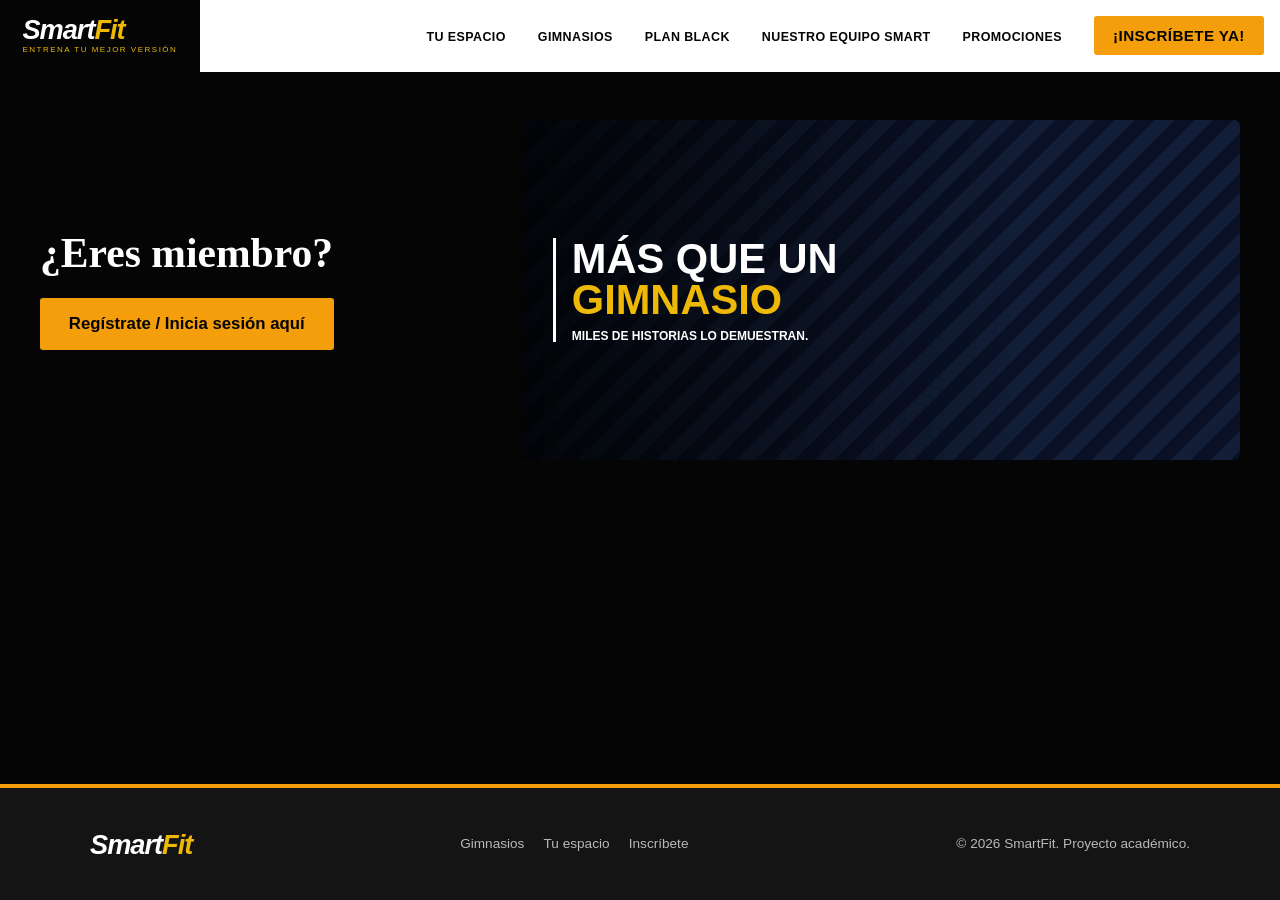
<file: index.html>
<!DOCTYPE html>
<html lang="es">
<head>
  <meta name="google-site-verification" content="wXTLPNC0KTXORHhtGv9zwtXTuuOUZgJFpX6ZD6Oa2us" />
  <meta charset="UTF-8">
  <meta name="viewport" content="width=device-width, initial-scale=1">
  <title>SmartFit | Más que un gimnasio</title>
  <meta name="description" content="Entrena tu mejor versión: elige tu gimnasio y arma tu rutina del día.">
  <link rel="stylesheet" href="css/styles.css">
</head>
<body data-page="inicio">
  <a class="skip-link" href="#contenido">Saltar al contenido</a>

  <header class="site-header">
    <div class="contenedor-header">
      <a class="logo" href="index.html" aria-label="SmartFit, inicio">
        <span class="logo-nombre">Smart<span>Fit</span></span>
        <span class="logo-lema">Entrena tu mejor versión</span>
      </a>
      <button class="nav-toggle" type="button" aria-expanded="false" aria-controls="nav-principal" aria-label="Abrir menú">☰</button>
      <nav class="nav-principal" id="nav-principal" aria-label="Principal">
        <ul>
          <li><a href="rutina.html">Tu espacio</a></li>
          <li><a href="gimnasios.html">Gimnasios</a></li>
          <li><a href="#">Plan Black</a></li>
          <li><a href="#">Nuestro equipo Smart</a></li>
          <li><a href="#">Promociones</a></li>
          <li><a class="btn-nav" href="registro.html">¡Inscríbete ya!</a></li>
        </ul>
      </nav>
    </div>
  </header>

  <main id="contenido">
    <section class="hero" aria-labelledby="titulo-hero">
      <div class="hero-texto">
        <h1 id="titulo-hero">¿Eres miembro?</h1>
        <a class="btn" href="registro.html">Regístrate / Inicia sesión aquí</a>
      </div>
      <div class="hero-imagen" role="img" aria-label="Personas entrenando en un gimnasio SmartFit">
        <blockquote>
          Más que un
          <strong>gimnasio</strong>
          <small>Miles de historias lo demuestran.</small>
        </blockquote>
      </div>
    </section>
  </main>

  <footer class="site-footer">
    <div class="contenedor-footer">
      <a class="logo" href="index.html" aria-label="SmartFit, inicio">
        <span class="logo-nombre">Smart<span>Fit</span></span>
      </a>
      <ul>
        <li><a href="gimnasios.html">Gimnasios</a></li>
        <li><a href="rutina.html">Tu espacio</a></li>
        <li><a href="registro.html">Inscríbete</a></li>
      </ul>
      <p>&copy; <span id="anio">2026</span> SmartFit. Proyecto académico.</p>
    </div>
  </footer>

  <script src="js/data.js"></script>
  <script src="js/app.js"></script>
</body>
</html>
</file>
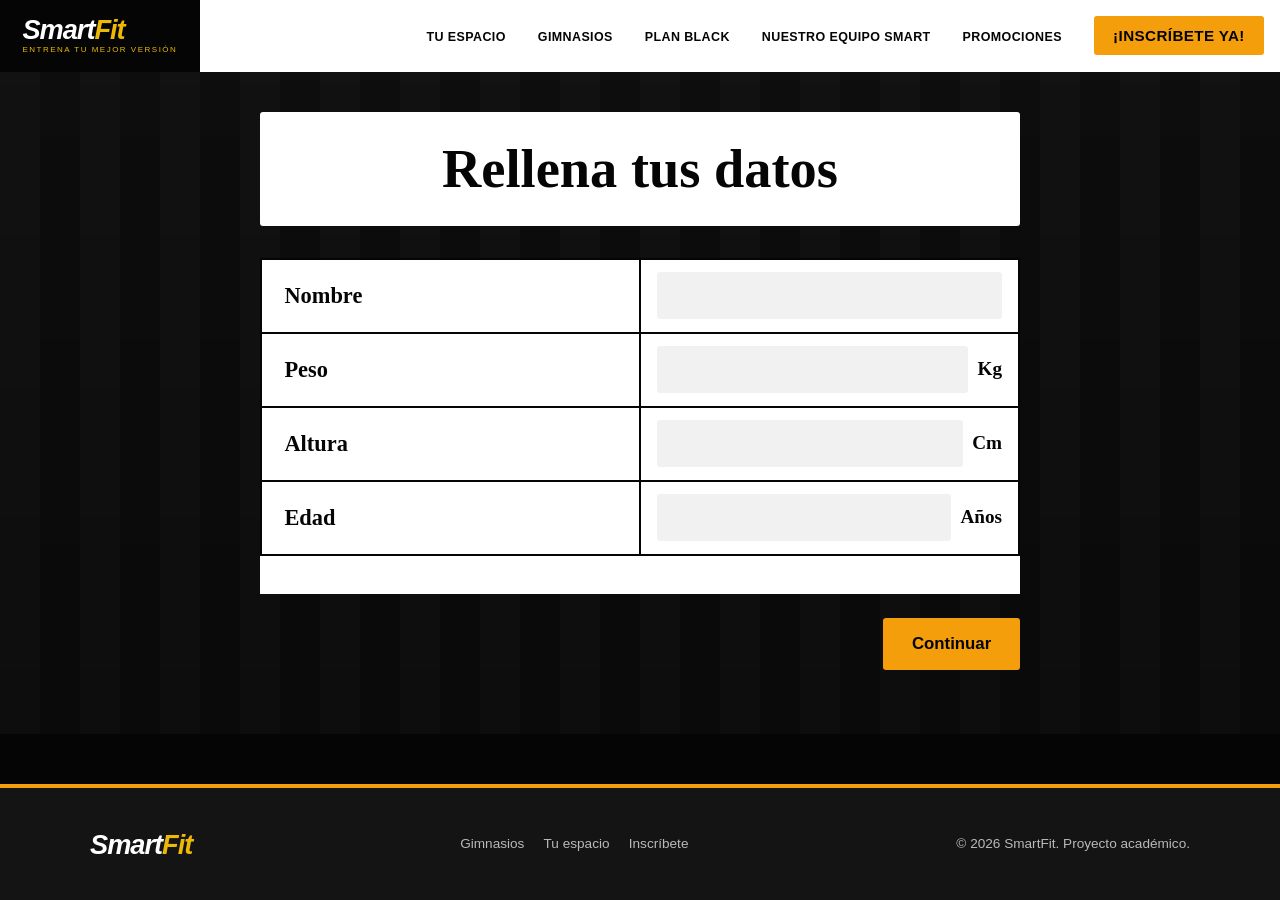
<file: datos.html>
<!DOCTYPE html>
<html lang="es">
<head>
  <meta charset="UTF-8">
  <meta name="viewport" content="width=device-width, initial-scale=1">
  <title>Rellena tus datos | SmartFit</title>
  <link rel="stylesheet" href="css/styles.css">
</head>
<body data-page="datos">
  <a class="skip-link" href="#contenido">Saltar al contenido</a>

  <header class="site-header">
    <div class="contenedor-header">
      <a class="logo" href="index.html" aria-label="SmartFit, inicio">
        <span class="logo-nombre">Smart<span>Fit</span></span>
        <span class="logo-lema">Entrena tu mejor versión</span>
      </a>
      <button class="nav-toggle" type="button" aria-expanded="false" aria-controls="nav-principal" aria-label="Abrir menú">☰</button>
      <nav class="nav-principal" id="nav-principal" aria-label="Principal">
        <ul>
          <li><a href="rutina.html">Tu espacio</a></li>
          <li><a href="gimnasios.html">Gimnasios</a></li>
          <li><a href="#">Plan Black</a></li>
          <li><a href="#">Nuestro equipo Smart</a></li>
          <li><a href="#">Promociones</a></li>
          <li><a class="btn-nav" href="registro.html">¡Inscríbete ya!</a></li>
        </ul>
      </nav>
    </div>
  </header>

  <main id="contenido">
    <section class="panel-datos" aria-labelledby="titulo-datos">
      <div class="contenedor contenedor-angosto" style="padding-top:0;padding-bottom:0">
        <div class="banner blanco">
          <h1 id="titulo-datos">Rellena tus datos</h1>
        </div>

        <form id="form-datos" novalidate>
          <div class="tabla-datos">
            <label for="nombre">Nombre</label>
            <div class="celda-input">
              <input type="text" id="nombre" name="nombre" autocomplete="given-name" required>
            </div>

            <label for="peso">Peso</label>
            <div class="celda-input">
              <input type="number" id="peso" name="peso" inputmode="decimal" min="30" max="300" step="0.1" required>
              <span class="unidad">Kg</span>
            </div>

            <label for="altura">Altura</label>
            <div class="celda-input">
              <input type="number" id="altura" name="altura" inputmode="numeric" min="100" max="250" required>
              <span class="unidad">Cm</span>
            </div>

            <label for="edad">Edad</label>
            <div class="celda-input">
              <input type="number" id="edad" name="edad" inputmode="numeric" min="14" max="99" step="1" required>
              <span class="unidad">Años</span>
            </div>
          </div>

          <ul class="errores-datos" id="errores-datos" role="alert" aria-live="assertive"></ul>

          <p style="text-align:right;margin-top:1.5rem">
            <button type="submit" class="btn">Continuar</button>
          </p>
        </form>
      </div>
    </section>
  </main>

  <footer class="site-footer">
    <div class="contenedor-footer">
      <a class="logo" href="index.html" aria-label="SmartFit, inicio">
        <span class="logo-nombre">Smart<span>Fit</span></span>
      </a>
      <ul>
        <li><a href="gimnasios.html">Gimnasios</a></li>
        <li><a href="rutina.html">Tu espacio</a></li>
        <li><a href="registro.html">Inscríbete</a></li>
      </ul>
      <p>&copy; <span id="anio">2026</span> SmartFit. Proyecto académico.</p>
    </div>
  </footer>

  <script src="js/data.js"></script>
  <script src="js/app.js"></script>
</body>
</html>
</file>
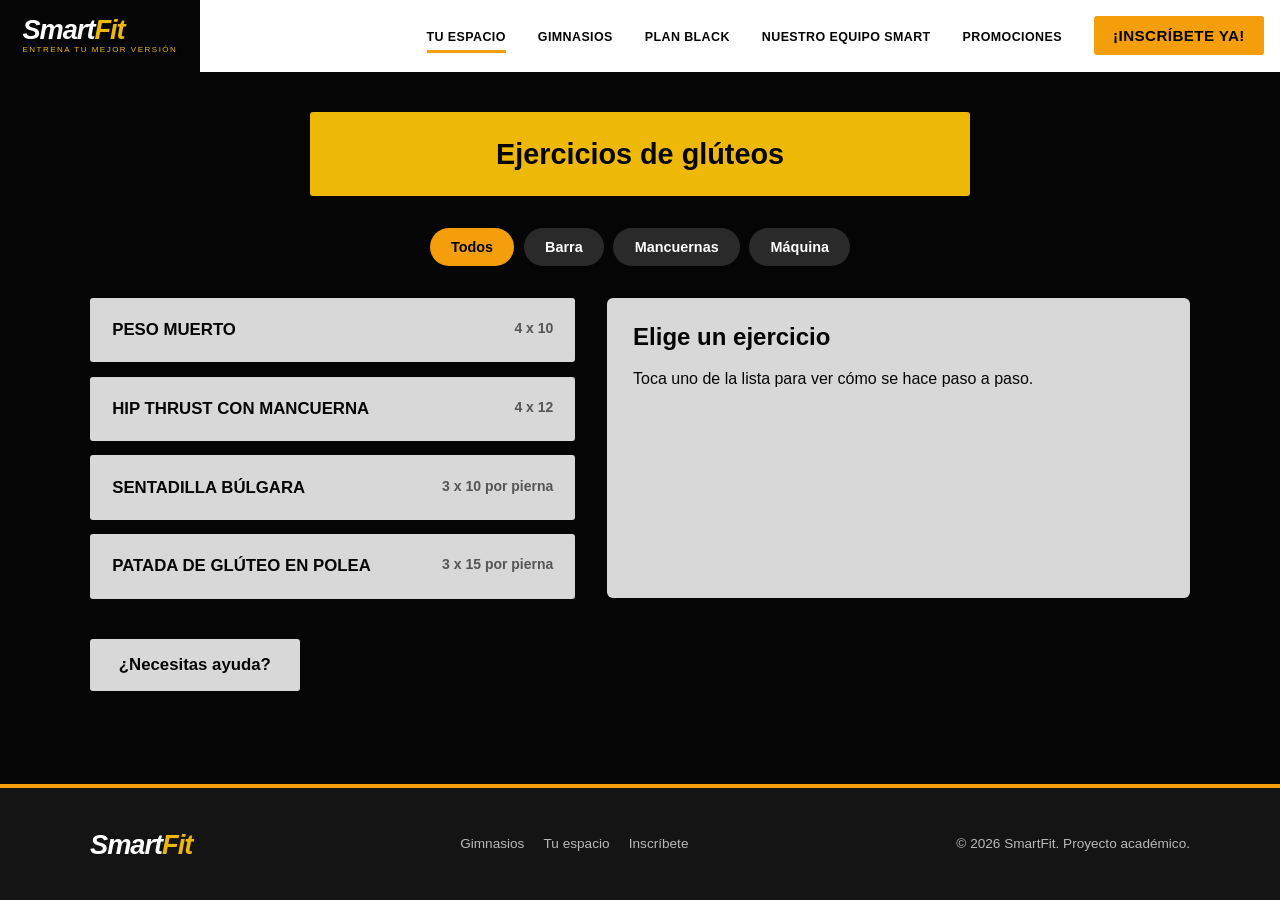
<file: ejercicios.html>
<!DOCTYPE html>
<html lang="es">
<head>
  <meta charset="UTF-8">
  <meta name="viewport" content="width=device-width, initial-scale=1">
  <title>Ejercicios | SmartFit</title>
  <link rel="stylesheet" href="css/styles.css">
</head>
<body data-page="ejercicios">
  <a class="skip-link" href="#contenido">Saltar al contenido</a>

  <header class="site-header">
    <div class="contenedor-header">
      <a class="logo" href="index.html" aria-label="SmartFit, inicio">
        <span class="logo-nombre">Smart<span>Fit</span></span>
        <span class="logo-lema">Entrena tu mejor versión</span>
      </a>
      <button class="nav-toggle" type="button" aria-expanded="false" aria-controls="nav-principal" aria-label="Abrir menú">☰</button>
      <nav class="nav-principal" id="nav-principal" aria-label="Principal">
        <ul>
          <li><a href="rutina.html" aria-current="page">Tu espacio</a></li>
          <li><a href="gimnasios.html">Gimnasios</a></li>
          <li><a href="#">Plan Black</a></li>
          <li><a href="#">Nuestro equipo Smart</a></li>
          <li><a href="#">Promociones</a></li>
          <li><a class="btn-nav" href="registro.html">¡Inscríbete ya!</a></li>
        </ul>
      </nav>
    </div>
  </header>

  <main id="contenido">
    <section class="contenedor" aria-labelledby="titulo-musculo">
      <div class="banner" style="max-width:660px;margin-inline:auto">
        <h1 id="titulo-musculo" style="font-family:var(--fuente-texto);font-size:1.8rem">Ejercicios</h1>
      </div>

      <div class="filtros" id="filtros-equipo" role="group" aria-label="Filtrar ejercicios por equipo"></div>

      <div class="layout-ejercicios">
        <ul class="lista-ejercicios" id="lista-ejercicios" aria-label="Lista de ejercicios"></ul>
        <aside class="detalle-ejercicio" id="detalle-ejercicio" aria-live="polite"></aside>
      </div>

      <div class="fila-ayuda">
        <button type="button" class="btn btn-gris" id="btn-ayuda">¿Necesitas ayuda?</button>
      </div>

      <dialog id="dialogo-ayuda" aria-labelledby="titulo-ayuda">
        <h2 id="titulo-ayuda">¿Necesitas ayuda?</h2>
        <ul>
          <li>Calienta 5 a 10 minutos antes de empezar.</li>
          <li>Si eres nuevo, empieza con poco peso y aprende la técnica.</li>
          <li>Descansa de 60 a 90 segundos entre series.</li>
          <li>Pide apoyo a un instructor SmartFit en piso para corregir tu postura.</li>
        </ul>
        <button type="button" class="btn" id="cerrar-ayuda">Entendido</button>
      </dialog>
    </section>
  </main>

  <footer class="site-footer">
    <div class="contenedor-footer">
      <a class="logo" href="index.html" aria-label="SmartFit, inicio">
        <span class="logo-nombre">Smart<span>Fit</span></span>
      </a>
      <ul>
        <li><a href="gimnasios.html">Gimnasios</a></li>
        <li><a href="rutina.html">Tu espacio</a></li>
        <li><a href="registro.html">Inscríbete</a></li>
      </ul>
      <p>&copy; <span id="anio">2026</span> SmartFit. Proyecto académico.</p>
    </div>
  </footer>

  <script src="js/data.js"></script>
  <script src="js/app.js"></script>
</body>
</html>
</file>
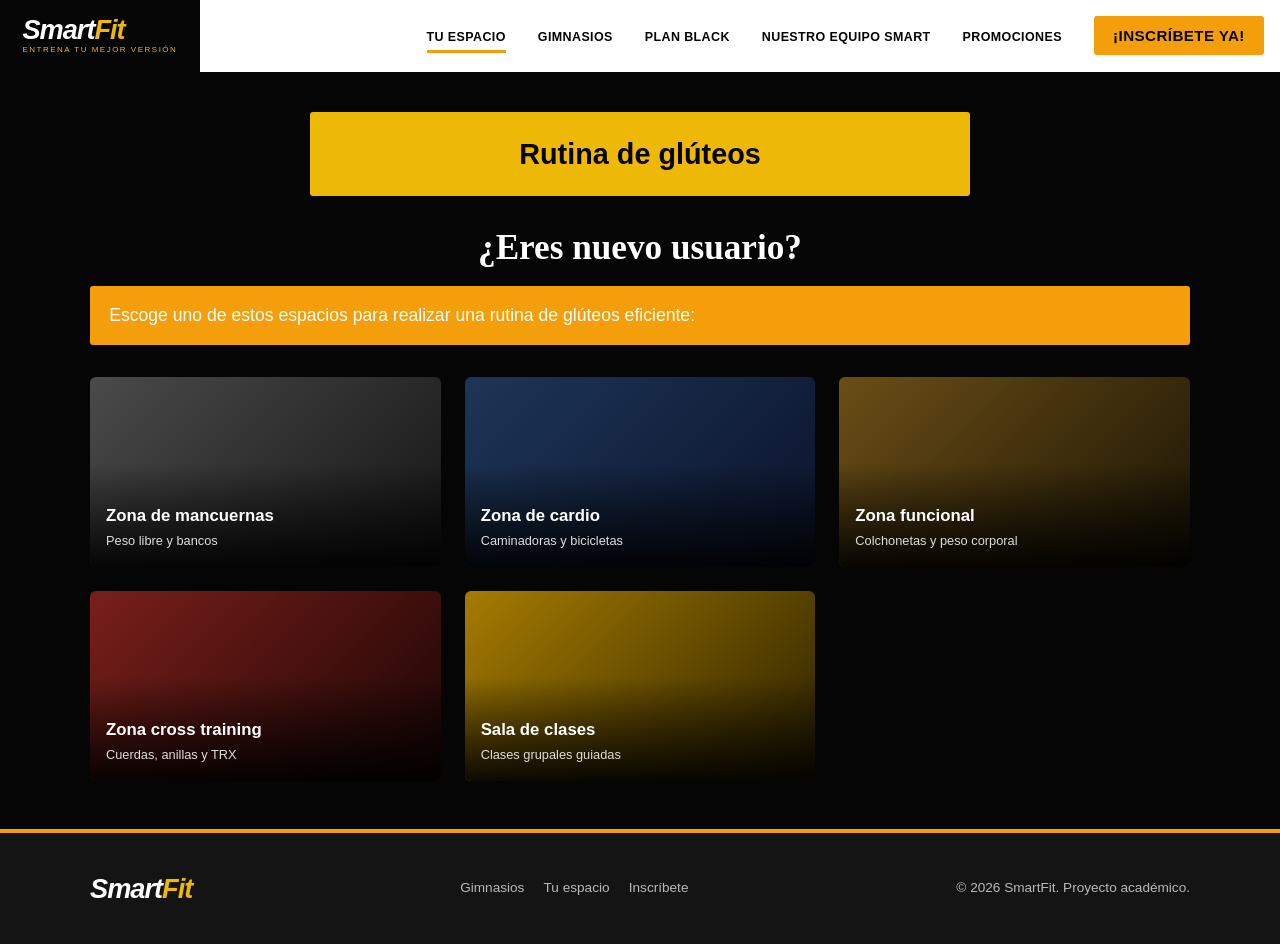
<file: espacios.html>
<!DOCTYPE html>
<html lang="es">
<head>
  <meta charset="UTF-8">
  <meta name="viewport" content="width=device-width, initial-scale=1">
  <title>Elige tu espacio | SmartFit</title>
  <link rel="stylesheet" href="css/styles.css">
</head>
<body data-page="espacios">
  <a class="skip-link" href="#contenido">Saltar al contenido</a>

  <header class="site-header">
    <div class="contenedor-header">
      <a class="logo" href="index.html" aria-label="SmartFit, inicio">
        <span class="logo-nombre">Smart<span>Fit</span></span>
        <span class="logo-lema">Entrena tu mejor versión</span>
      </a>
      <button class="nav-toggle" type="button" aria-expanded="false" aria-controls="nav-principal" aria-label="Abrir menú">☰</button>
      <nav class="nav-principal" id="nav-principal" aria-label="Principal">
        <ul>
          <li><a href="rutina.html" aria-current="page">Tu espacio</a></li>
          <li><a href="gimnasios.html">Gimnasios</a></li>
          <li><a href="#">Plan Black</a></li>
          <li><a href="#">Nuestro equipo Smart</a></li>
          <li><a href="#">Promociones</a></li>
          <li><a class="btn-nav" href="registro.html">¡Inscríbete ya!</a></li>
        </ul>
      </nav>
    </div>
  </header>

  <main id="contenido">
    <section class="contenedor" aria-labelledby="titulo-musculo">
      <div class="banner" style="max-width:660px;margin-inline:auto">
        <h1 id="titulo-musculo" style="font-family:var(--fuente-texto);font-size:1.8rem">Rutina</h1>
      </div>

      <h2 class="centrado">¿Eres nuevo usuario?</h2>
      <p class="subtitulo-naranja" id="texto-espacios">Escoge uno de estos espacios para realizar tu rutina:</p>

      <div class="grid-espacios" id="grid-espacios"></div>
    </section>
  </main>

  <footer class="site-footer">
    <div class="contenedor-footer">
      <a class="logo" href="index.html" aria-label="SmartFit, inicio">
        <span class="logo-nombre">Smart<span>Fit</span></span>
      </a>
      <ul>
        <li><a href="gimnasios.html">Gimnasios</a></li>
        <li><a href="rutina.html">Tu espacio</a></li>
        <li><a href="registro.html">Inscríbete</a></li>
      </ul>
      <p>&copy; <span id="anio">2026</span> SmartFit. Proyecto académico.</p>
    </div>
  </footer>

  <script src="js/data.js"></script>
  <script src="js/app.js"></script>
</body>
</html>
</file>
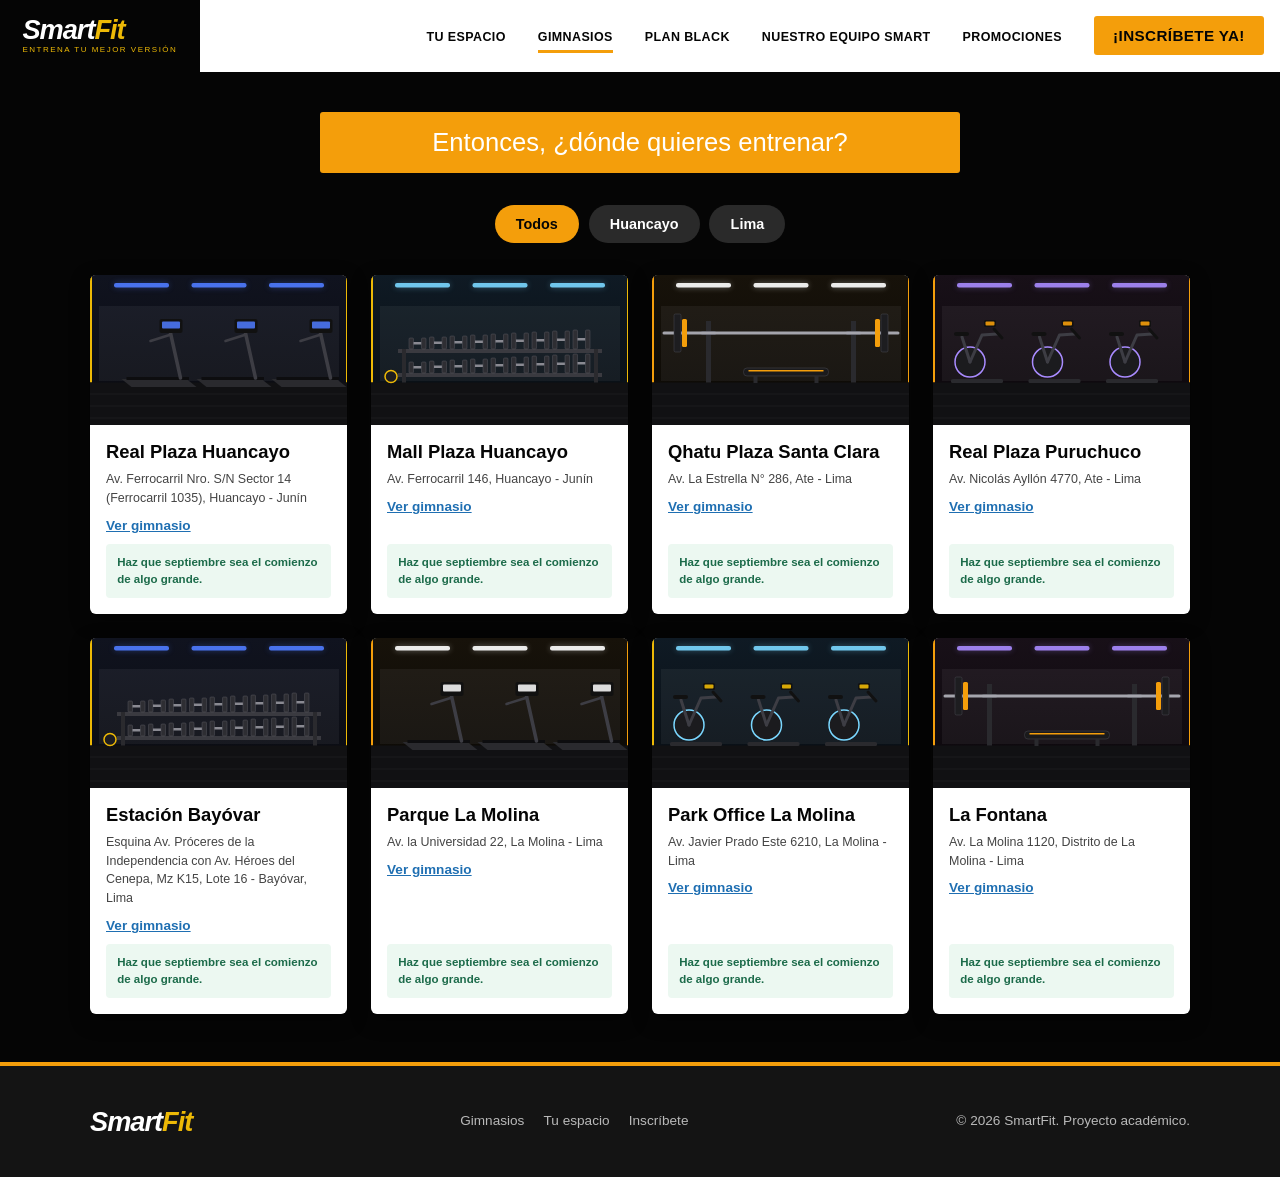
<file: gimnasios.html>
<!DOCTYPE html>
<html lang="es">
<head>
  <meta charset="UTF-8">
  <meta name="viewport" content="width=device-width, initial-scale=1">
  <title>Gimnasios | SmartFit</title>
  <link rel="stylesheet" href="css/styles.css">
</head>
<body data-page="gimnasios">
  <a class="skip-link" href="#contenido">Saltar al contenido</a>

  <header class="site-header">
    <div class="contenedor-header">
      <a class="logo" href="index.html" aria-label="SmartFit, inicio">
        <span class="logo-nombre">Smart<span>Fit</span></span>
        <span class="logo-lema">Entrena tu mejor versión</span>
      </a>
      <button class="nav-toggle" type="button" aria-expanded="false" aria-controls="nav-principal" aria-label="Abrir menú">☰</button>
      <nav class="nav-principal" id="nav-principal" aria-label="Principal">
        <ul>
          <li><a href="rutina.html">Tu espacio</a></li>
          <li><a href="gimnasios.html" aria-current="page">Gimnasios</a></li>
          <li><a href="#">Plan Black</a></li>
          <li><a href="#">Nuestro equipo Smart</a></li>
          <li><a href="#">Promociones</a></li>
          <li><a class="btn-nav" href="registro.html">¡Inscríbete ya!</a></li>
        </ul>
      </nav>
    </div>
  </header>

  <main id="contenido">
    <section class="contenedor" aria-labelledby="titulo-gimnasios">
      <div class="banner naranja" style="max-width:640px;margin-inline:auto">
        <h1 id="titulo-gimnasios" style="font-family:var(--fuente-texto);font-weight:400;font-size:1.6rem">Entonces, ¿dónde quieres entrenar?</h1>
      </div>

      <div class="filtros" id="filtros-zona" role="group" aria-label="Filtrar gimnasios por zona"></div>

      <div class="grid-tarjetas" id="lista-gimnasios" aria-live="polite"></div>
    </section>
  </main>

  <footer class="site-footer">
    <div class="contenedor-footer">
      <a class="logo" href="index.html" aria-label="SmartFit, inicio">
        <span class="logo-nombre">Smart<span>Fit</span></span>
      </a>
      <ul>
        <li><a href="gimnasios.html">Gimnasios</a></li>
        <li><a href="rutina.html">Tu espacio</a></li>
        <li><a href="registro.html">Inscríbete</a></li>
      </ul>
      <p>&copy; <span id="anio">2026</span> SmartFit. Proyecto académico.</p>
    </div>
  </footer>

  <script src="js/data.js"></script>
  <script src="js/app.js"></script>
</body>
</html>
</file>
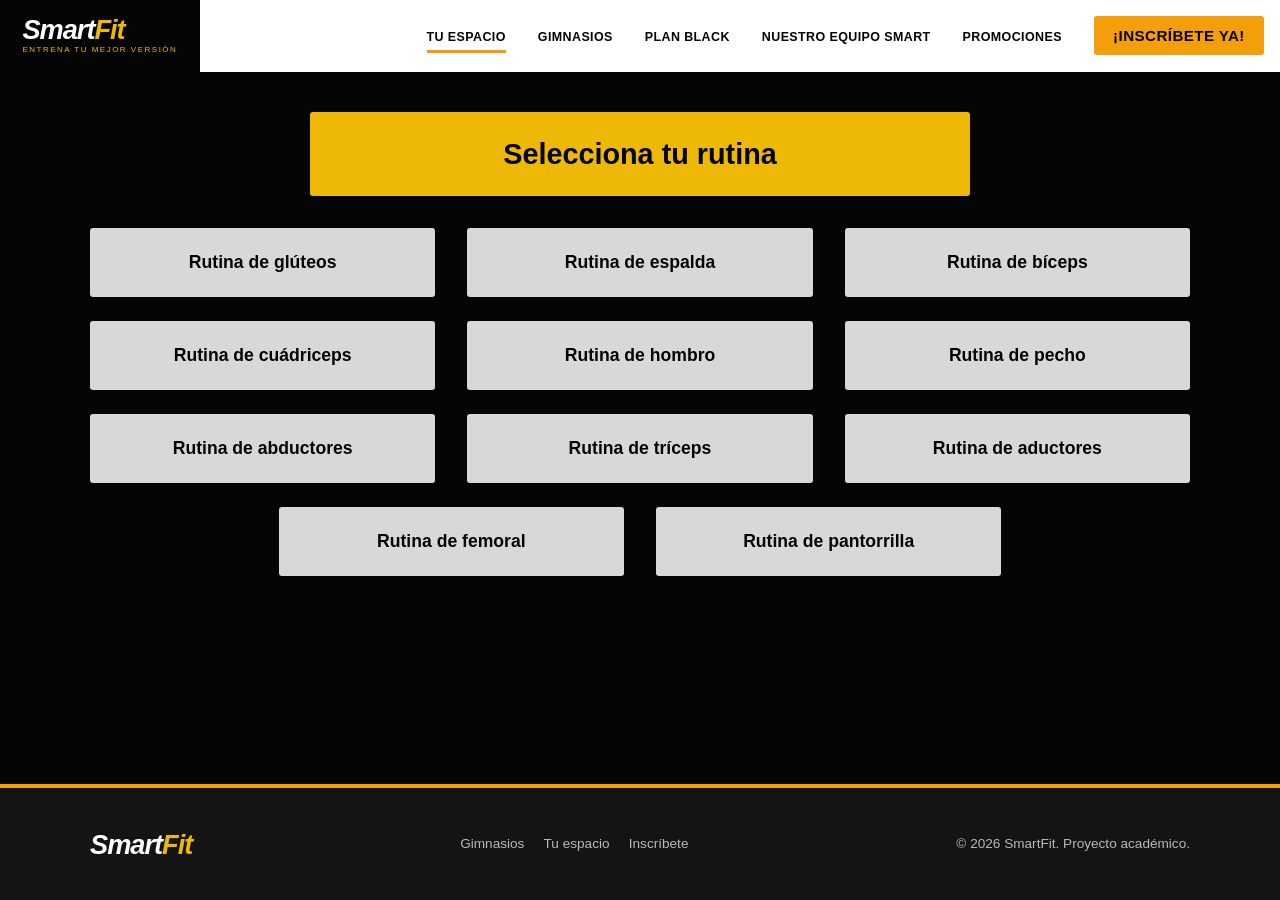
<file: musculos.html>
<!DOCTYPE html>
<html lang="es">
<head>
  <meta charset="UTF-8">
  <meta name="viewport" content="width=device-width, initial-scale=1">
  <title>Selecciona tu rutina | SmartFit</title>
  <link rel="stylesheet" href="css/styles.css">
</head>
<body data-page="musculos">
  <a class="skip-link" href="#contenido">Saltar al contenido</a>

  <header class="site-header">
    <div class="contenedor-header">
      <a class="logo" href="index.html" aria-label="SmartFit, inicio">
        <span class="logo-nombre">Smart<span>Fit</span></span>
        <span class="logo-lema">Entrena tu mejor versión</span>
      </a>
      <button class="nav-toggle" type="button" aria-expanded="false" aria-controls="nav-principal" aria-label="Abrir menú">☰</button>
      <nav class="nav-principal" id="nav-principal" aria-label="Principal">
        <ul>
          <li><a href="rutina.html" aria-current="page">Tu espacio</a></li>
          <li><a href="gimnasios.html">Gimnasios</a></li>
          <li><a href="#">Plan Black</a></li>
          <li><a href="#">Nuestro equipo Smart</a></li>
          <li><a href="#">Promociones</a></li>
          <li><a class="btn-nav" href="registro.html">¡Inscríbete ya!</a></li>
        </ul>
      </nav>
    </div>
  </header>

  <main id="contenido">
    <section class="contenedor" aria-labelledby="titulo-musculos">
      <div class="banner" style="max-width:660px;margin-inline:auto">
        <h1 id="titulo-musculos" style="font-family:var(--fuente-texto);font-size:1.8rem">Selecciona tu rutina</h1>
      </div>

      <div class="grid-musculos" id="grid-musculos"></div>

      <p class="centrado estado-rutina" id="estado-rutina" role="status" aria-live="polite"></p>
      <p class="centrado">
        <a class="btn" id="btn-continuar" href="espacios.html" hidden>Continuar con esta rutina</a>
      </p>
    </section>
  </main>

  <footer class="site-footer">
    <div class="contenedor-footer">
      <a class="logo" href="index.html" aria-label="SmartFit, inicio">
        <span class="logo-nombre">Smart<span>Fit</span></span>
      </a>
      <ul>
        <li><a href="gimnasios.html">Gimnasios</a></li>
        <li><a href="rutina.html">Tu espacio</a></li>
        <li><a href="registro.html">Inscríbete</a></li>
      </ul>
      <p>&copy; <span id="anio">2026</span> SmartFit. Proyecto académico.</p>
    </div>
  </footer>

  <script src="js/data.js"></script>
  <script src="js/app.js"></script>
</body>
</html>
</file>
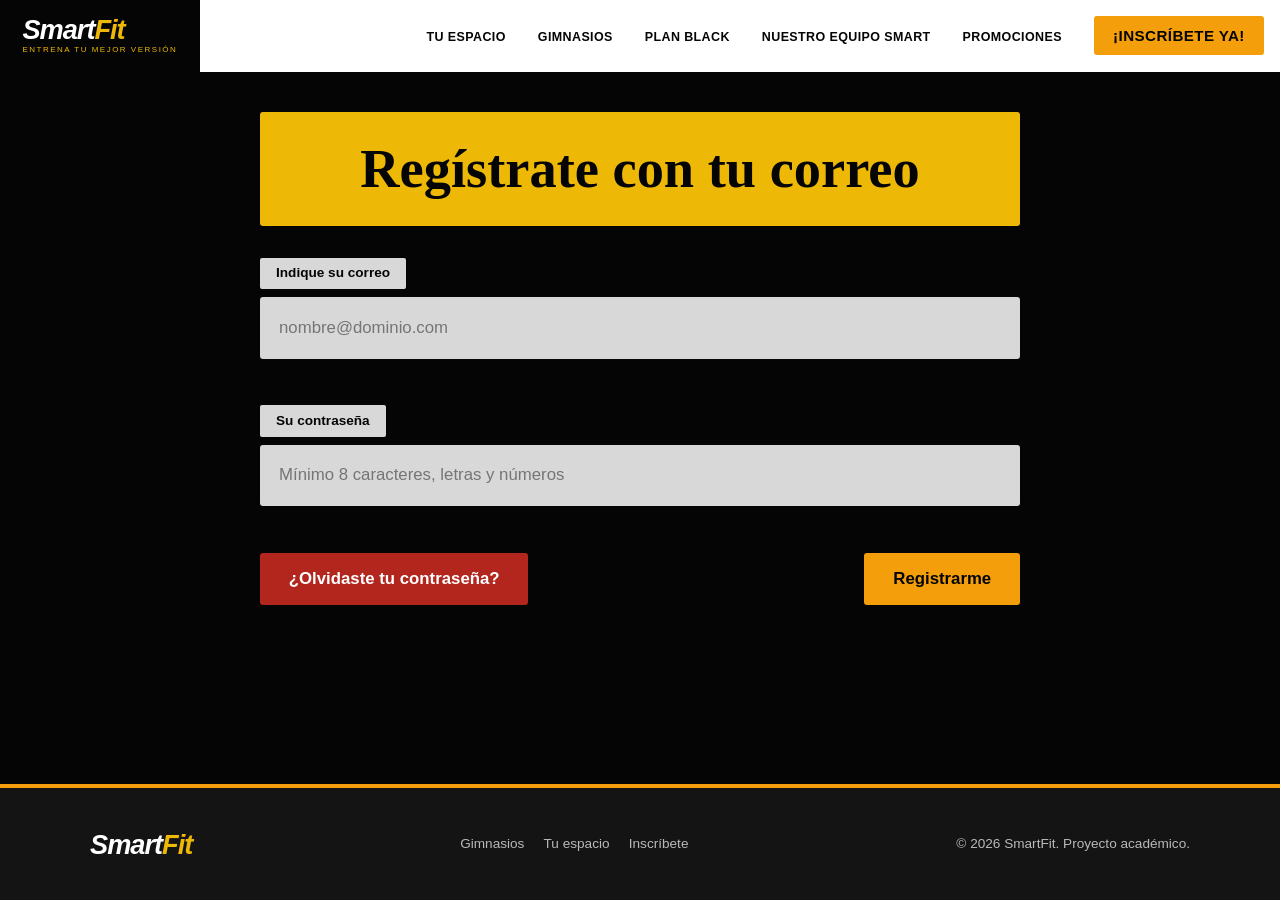
<file: registro.html>
<!DOCTYPE html>
<html lang="es">
<head>
  <meta charset="UTF-8">
  <meta name="viewport" content="width=device-width, initial-scale=1">
  <title>Regístrate | SmartFit</title>
  <meta name="description" content="Regístrate en SmartFit con tu correo y empieza a entrenar en el gimnasio más cercano a ti.">
  <link rel="stylesheet" href="css/styles.css">
</head>
<body data-page="registro">
  <a class="skip-link" href="#contenido">Saltar al contenido</a>

  <header class="site-header">
    <div class="contenedor-header">
      <a class="logo" href="index.html" aria-label="SmartFit, inicio">
        <span class="logo-nombre">Smart<span>Fit</span></span>
        <span class="logo-lema">Entrena tu mejor versión</span>
      </a>
      <button class="nav-toggle" type="button" aria-expanded="false" aria-controls="nav-principal" aria-label="Abrir menú">☰</button>
      <nav class="nav-principal" id="nav-principal" aria-label="Principal">
        <ul>
          <li><a href="rutina.html">Tu espacio</a></li>
          <li><a href="gimnasios.html">Gimnasios</a></li>
          <li><a href="#">Plan Black</a></li>
          <li><a href="#">Nuestro equipo Smart</a></li>
          <li><a href="#">Promociones</a></li>
          <li><a class="btn-nav" href="registro.html" aria-current="page">¡Inscríbete ya!</a></li>
        </ul>
      </nav>
    </div>
  </header>

  <main id="contenido">
    <section class="contenedor contenedor-angosto" aria-labelledby="titulo-registro">
      <div class="banner">
        <h1 id="titulo-registro">Regístrate con tu correo</h1>
      </div>

      <form id="form-registro" class="formulario" novalidate>
        <div class="campo">
          <label for="correo">Indique su correo</label>
          <input type="email" id="correo" name="correo" autocomplete="email" required aria-describedby="error-correo" placeholder="nombre@dominio.com">
          <p class="error" id="error-correo" role="alert"></p>
        </div>

        <div class="campo">
          <label for="password">Su contraseña</label>
          <input type="password" id="password" name="password" autocomplete="new-password" required aria-describedby="error-password" placeholder="Mínimo 8 caracteres, letras y números">
          <p class="error" id="error-password" role="alert"></p>
        </div>

        <div class="acciones-form">
          <button type="button" class="btn btn-rojo" id="btn-olvido">¿Olvidaste tu contraseña?</button>
          <button type="submit" class="btn">Registrarme</button>
        </div>

        <p class="mensaje-estado" id="estado-registro" role="status"></p>
      </form>
    </section>
  </main>

  <footer class="site-footer">
    <div class="contenedor-footer">
      <a class="logo" href="index.html" aria-label="SmartFit, inicio">
        <span class="logo-nombre">Smart<span>Fit</span></span>
      </a>
      <ul>
        <li><a href="gimnasios.html">Gimnasios</a></li>
        <li><a href="rutina.html">Tu espacio</a></li>
        <li><a href="registro.html">Inscríbete</a></li>
      </ul>
      <p>&copy; <span id="anio">2026</span> SmartFit. Proyecto académico.</p>
    </div>
  </footer>

  <script src="js/data.js"></script>
  <script src="js/app.js"></script>
</body>
</html>
</file>
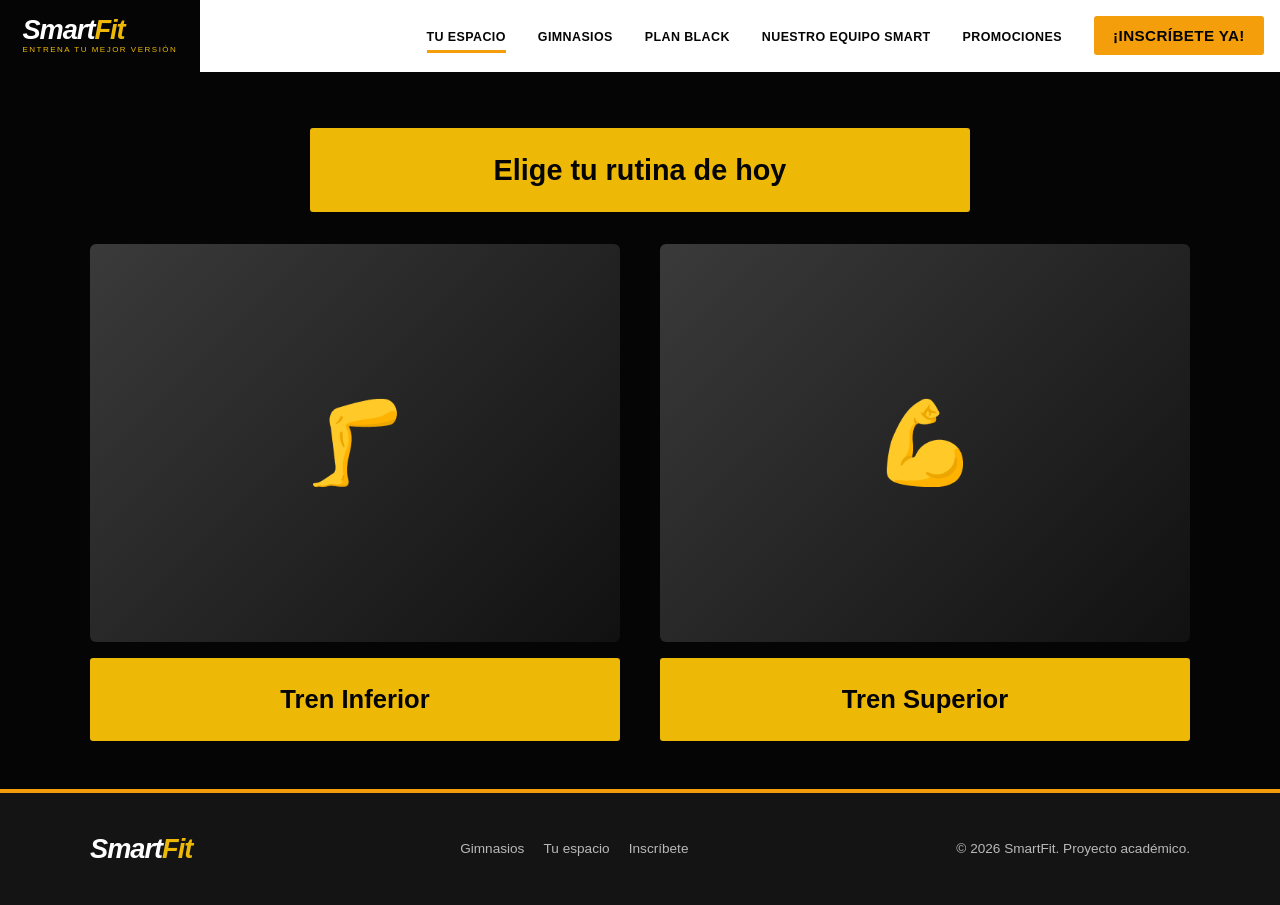
<file: rutina.html>
<!DOCTYPE html>
<html lang="es">
<head>
  <meta charset="UTF-8">
  <meta name="viewport" content="width=device-width, initial-scale=1">
  <title>Elige tu rutina de hoy | SmartFit</title>
  <link rel="stylesheet" href="css/styles.css">
</head>
<body data-page="rutina">
  <a class="skip-link" href="#contenido">Saltar al contenido</a>

  <header class="site-header">
    <div class="contenedor-header">
      <a class="logo" href="index.html" aria-label="SmartFit, inicio">
        <span class="logo-nombre">Smart<span>Fit</span></span>
        <span class="logo-lema">Entrena tu mejor versión</span>
      </a>
      <button class="nav-toggle" type="button" aria-expanded="false" aria-controls="nav-principal" aria-label="Abrir menú">☰</button>
      <nav class="nav-principal" id="nav-principal" aria-label="Principal">
        <ul>
          <li><a href="rutina.html" aria-current="page">Tu espacio</a></li>
          <li><a href="gimnasios.html">Gimnasios</a></li>
          <li><a href="#">Plan Black</a></li>
          <li><a href="#">Nuestro equipo Smart</a></li>
          <li><a href="#">Promociones</a></li>
          <li><a class="btn-nav" href="registro.html">¡Inscríbete ya!</a></li>
        </ul>
      </nav>
    </div>
  </header>

  <main id="contenido">
    <section class="contenedor" aria-labelledby="titulo-rutina">
      <p id="saludo" class="centrado texto-suave" aria-live="polite"></p>
      <div class="banner" style="max-width:660px;margin-inline:auto">
        <h1 id="titulo-rutina" style="font-family:var(--fuente-texto);font-size:1.8rem">Elige tu rutina de hoy</h1>
      </div>

      <div class="grid-dos">
        <a class="opcion-grande" href="musculos.html?grupo=inferior" data-grupo="inferior">
          <span class="foto" aria-hidden="true">🦵</span>
          <span class="etiqueta">Tren Inferior</span>
        </a>
        <a class="opcion-grande" href="musculos.html?grupo=superior" data-grupo="superior">
          <span class="foto" aria-hidden="true">💪</span>
          <span class="etiqueta">Tren Superior</span>
        </a>
      </div>
    </section>
  </main>

  <footer class="site-footer">
    <div class="contenedor-footer">
      <a class="logo" href="index.html" aria-label="SmartFit, inicio">
        <span class="logo-nombre">Smart<span>Fit</span></span>
      </a>
      <ul>
        <li><a href="gimnasios.html">Gimnasios</a></li>
        <li><a href="rutina.html">Tu espacio</a></li>
        <li><a href="registro.html">Inscríbete</a></li>
      </ul>
      <p>&copy; <span id="anio">2026</span> SmartFit. Proyecto académico.</p>
    </div>
  </footer>

  <script src="js/data.js"></script>
  <script src="js/app.js"></script>
</body>
</html>
</file>
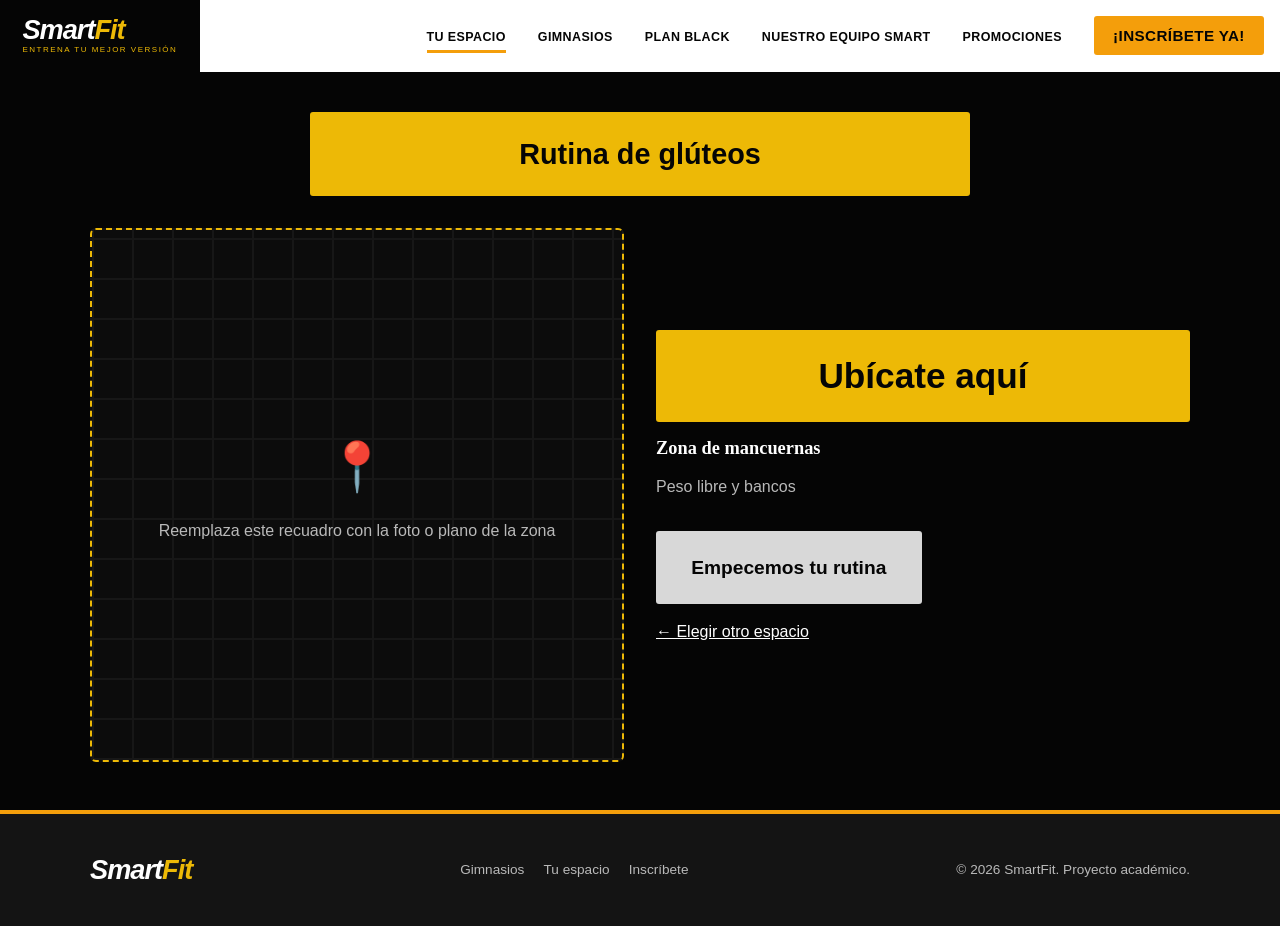
<file: ubicate.html>
<!DOCTYPE html>
<html lang="es">
<head>
  <meta charset="UTF-8">
  <meta name="viewport" content="width=device-width, initial-scale=1">
  <title>Ubícate | SmartFit</title>
  <link rel="stylesheet" href="css/styles.css">
</head>
<body data-page="ubicate">
  <a class="skip-link" href="#contenido">Saltar al contenido</a>

  <header class="site-header">
    <div class="contenedor-header">
      <a class="logo" href="index.html" aria-label="SmartFit, inicio">
        <span class="logo-nombre">Smart<span>Fit</span></span>
        <span class="logo-lema">Entrena tu mejor versión</span>
      </a>
      <button class="nav-toggle" type="button" aria-expanded="false" aria-controls="nav-principal" aria-label="Abrir menú">☰</button>
      <nav class="nav-principal" id="nav-principal" aria-label="Principal">
        <ul>
          <li><a href="rutina.html" aria-current="page">Tu espacio</a></li>
          <li><a href="gimnasios.html">Gimnasios</a></li>
          <li><a href="#">Plan Black</a></li>
          <li><a href="#">Nuestro equipo Smart</a></li>
          <li><a href="#">Promociones</a></li>
          <li><a class="btn-nav" href="registro.html">¡Inscríbete ya!</a></li>
        </ul>
      </nav>
    </div>
  </header>

  <main id="contenido">
    <section class="contenedor" aria-labelledby="titulo-musculo">
      <div class="banner" style="max-width:660px;margin-inline:auto">
        <h1 id="titulo-musculo" style="font-family:var(--fuente-texto);font-size:1.8rem">Rutina</h1>
      </div>

      <div class="ubicacion">
        <div class="plano" role="img" aria-label="Plano de referencia de la zona elegida">
          <div>
            <div class="pin" aria-hidden="true">📍</div>
            <p class="texto-suave">Reemplaza este recuadro con la foto o plano de la zona</p>
          </div>
        </div>

        <div>
          <div class="banner" style="margin-bottom:1rem">
            <h2 style="margin:0;font-family:var(--fuente-texto)">Ubícate aquí</h2>
          </div>
          <h3 id="nombre-espacio"></h3>
          <p class="texto-suave" id="detalle-espacio"></p>
          <p style="margin-top:2rem">
            <a class="btn btn-gris btn-grande" id="btn-empezar" href="ejercicios.html">Empecemos tu rutina</a>
          </p>
          <p><a href="espacios.html">← Elegir otro espacio</a></p>
        </div>
      </div>
    </section>
  </main>

  <footer class="site-footer">
    <div class="contenedor-footer">
      <a class="logo" href="index.html" aria-label="SmartFit, inicio">
        <span class="logo-nombre">Smart<span>Fit</span></span>
      </a>
      <ul>
        <li><a href="gimnasios.html">Gimnasios</a></li>
        <li><a href="rutina.html">Tu espacio</a></li>
        <li><a href="registro.html">Inscríbete</a></li>
      </ul>
      <p>&copy; <span id="anio">2026</span> SmartFit. Proyecto académico.</p>
    </div>
  </footer>

  <script src="js/data.js"></script>
  <script src="js/app.js"></script>
</body>
</html>
</file>
<file: css/styles.css>
/* ==========================================================
   SmartFit - Hoja de estilos compartida
   Identidad: fondo negro, amarillo/naranja de marca, rojo de acento
   ========================================================== */

:root {
  --negro: #050505;
  --gris-oscuro: #141414;
  --gris-medio: #2a2a2a;
  --gris-claro: #d8d8d8;
  --blanco: #ffffff;
  --amarillo: #edb906;
  --naranja: #f49e0b;
  --rojo: #b3261e;
  --verde: #2e9e6b;
  --radio: 6px;
  --fuente-titulo: "Rockwell", "Roboto Slab", "Georgia", serif;
  --fuente-texto: "Inter", "Segoe UI", "Helvetica Neue", Arial, sans-serif;
  --sombra: 0 6px 20px rgba(0, 0, 0, 0.45);
}

*,
*::before,
*::after {
  box-sizing: border-box;
}

html {
  scroll-behavior: smooth;
}

body {
  margin: 0;
  min-height: 100vh;
  display: flex;
  flex-direction: column;
  background: var(--negro);
  color: var(--blanco);
  font-family: var(--fuente-texto);
  line-height: 1.5;
}

img {
  max-width: 100%;
  display: block;
}

a {
  color: inherit;
}

/* ---------- Tipografía ---------- */
h1,
h2,
h3 {
  font-family: var(--fuente-titulo);
  line-height: 1.15;
  margin: 0 0 0.5em;
}

h1 {
  font-size: clamp(2rem, 5vw, 3.4rem);
  font-weight: 900;
}

h2 {
  font-size: clamp(1.5rem, 3.5vw, 2.2rem);
  font-weight: 800;
}

h3 {
  font-size: 1.15rem;
  font-weight: 700;
}

.texto-suave {
  color: #b9b9b9;
}

/* ---------- Header y navegación ---------- */
.site-header {
  background: var(--blanco);
  color: var(--negro);
  position: sticky;
  top: 0;
  z-index: 50;
}

.site-header .contenedor-header {
  display: flex;
  align-items: center;
  justify-content: space-between;
  gap: 1rem;
  max-width: 1280px;
  margin: 0 auto;
  padding: 0 1rem 0 0;
  min-height: 72px;
}

.logo {
  display: flex;
  flex-direction: column;
  justify-content: center;
  align-self: stretch;
  background: var(--negro);
  padding: 0 1.4rem;
  text-decoration: none;
  color: var(--blanco);
  min-width: 140px;
}

.logo-nombre {
  font-weight: 900;
  font-style: italic;
  font-size: 1.7rem;
  letter-spacing: -1px;
  line-height: 1;
}

.logo-nombre span {
  color: var(--amarillo);
}

.logo-lema {
  font-size: 0.5rem;
  letter-spacing: 1.5px;
  color: var(--amarillo);
  text-transform: uppercase;
}

.nav-toggle {
  display: none;
  background: var(--negro);
  color: var(--blanco);
  border: 0;
  border-radius: var(--radio);
  padding: 0.5rem 0.8rem;
  font-size: 1.2rem;
  cursor: pointer;
}

.nav-principal ul {
  display: flex;
  align-items: center;
  gap: clamp(0.8rem, 2.5vw, 2.4rem);
  list-style: none;
  margin: 0;
  padding: 0;
}

.nav-principal a {
  text-decoration: none;
  font-size: 0.78rem;
  font-weight: 700;
  text-transform: uppercase;
  letter-spacing: 0.4px;
  padding: 0.4rem 0;
  border-bottom: 3px solid transparent;
}

.nav-principal a:hover,
.nav-principal a[aria-current="page"] {
  border-bottom-color: var(--naranja);
}

.nav-principal a.btn-nav {
  background: var(--naranja);
  color: var(--negro);
  padding: 0.7rem 1.2rem;
  border-radius: 3px;
  font-size: 0.95rem;
  border-bottom: 0;
}

.nav-principal a.btn-nav:hover {
  background: var(--amarillo);
}

/* ---------- Contenedores ---------- */
main {
  flex: 1;
  width: 100%;
}

.contenedor {
  width: min(1100px, 92%);
  margin: 0 auto;
  padding: 2.5rem 0 3rem;
}

.contenedor-angosto {
  width: min(760px, 92%);
}

.centrado {
  text-align: center;
}

/* ---------- Banners de título ---------- */
.banner {
  background: var(--amarillo);
  color: var(--negro);
  padding: 1.6rem 1.2rem;
  text-align: center;
  margin-bottom: 2rem;
  border-radius: 3px;
}

.banner h1,
.banner h2 {
  margin: 0;
}

.banner.naranja {
  background: var(--naranja);
  color: var(--blanco);
  padding: 1rem 1.2rem;
  font-size: 1.25rem;
}

.banner.blanco {
  background: var(--blanco);
}

/* ---------- Botones ---------- */
.btn {
  display: inline-block;
  background: var(--naranja);
  color: var(--negro);
  border: 0;
  border-radius: 3px;
  padding: 1rem 1.8rem;
  font: 700 1.05rem var(--fuente-texto);
  text-decoration: none;
  cursor: pointer;
  transition: transform 0.15s ease, background 0.15s ease;
}

.btn:hover {
  background: var(--amarillo);
  color: var(--negro);
  transform: translateY(-2px);
}

.btn:focus-visible,
.card:focus-visible,
.chip:focus-visible,
input:focus-visible,
select:focus-visible {
  outline: 3px solid var(--blanco);
  outline-offset: 2px;
}

.btn-gris {
  background: var(--gris-claro);
  color: var(--negro);
}

.btn-rojo {
  background: var(--rojo);
  color: var(--blanco);
}

.btn-rojo:hover {
  background: #d0352c;
  color: var(--blanco);
}

.btn-grande {
  padding: 1.6rem 2.2rem;
  font-size: 1.2rem;
}

/* ---------- Hero (inicio) ---------- */
.hero {
  display: flex;
  align-items: center;
  justify-content: center;
  gap: clamp(1.5rem, 4vw, 4rem);
  flex-wrap: wrap;
  width: min(1200px, 94%);
  margin: 0 auto;
  padding: 3rem 0;
}

.hero-texto {
  flex: 1 1 280px;
}

.hero-texto h1 {
  font-size: clamp(1.8rem, 4vw, 2.6rem);
}

.hero-imagen {
  flex: 2 1 420px;
  min-height: 340px;
  border-radius: var(--radio);
  position: relative;
  overflow: hidden;
  display: flex;
  align-items: center;
  padding: 2rem;
  background:
    linear-gradient(90deg, rgba(0, 0, 0, 0.85) 0%, rgba(0, 0, 0, 0.1) 70%),
    repeating-linear-gradient(135deg, #14213d 0 14px, #0b132b 14px 28px);
}

.hero-imagen blockquote {
  margin: 0;
  border-left: 3px solid var(--blanco);
  padding-left: 1rem;
  font-family: var(--fuente-texto);
  font-weight: 900;
  font-size: clamp(1.6rem, 4vw, 2.6rem);
  line-height: 1;
  text-transform: uppercase;
}

.hero-imagen blockquote strong {
  color: var(--amarillo);
  display: block;
}

.hero-imagen blockquote small {
  display: block;
  margin-top: 0.6rem;
  font-size: 0.75rem;
  font-weight: 600;
}

/* ---------- Formularios ---------- */
.formulario {
  display: grid;
  gap: 1.4rem;
}

.campo {
  display: grid;
  gap: 0.5rem;
}

.campo label {
  background: var(--gris-claro);
  color: var(--negro);
  padding: 0.35rem 1rem;
  font-size: 0.85rem;
  font-weight: 600;
  width: fit-content;
  border-radius: 2px;
}

.campo input,
.campo select {
  width: 100%;
  background: var(--gris-claro);
  color: var(--negro);
  border: 3px solid transparent;
  border-radius: 3px;
  padding: 1.1rem 1rem;
  font: 1.05rem var(--fuente-texto);
}

.campo input[aria-invalid="true"] {
  border-color: var(--rojo);
}

.campo input.valido {
  border-color: var(--verde);
}

.error {
  color: #ff8a80;
  font-size: 0.85rem;
  min-height: 1.2em;
  margin: 0;
}

.mensaje-estado {
  padding: 0.9rem 1.1rem;
  border-radius: var(--radio);
  background: rgba(46, 158, 107, 0.18);
  border: 1px solid var(--verde);
  display: none;
}

.mensaje-estado.visible {
  display: block;
}

.acciones-form {
  display: flex;
  flex-wrap: wrap;
  align-items: center;
  justify-content: space-between;
  gap: 1rem;
}

/* Tarjeta de datos (Rellena tus datos) */
.panel-datos {
  background-image:
    linear-gradient(rgba(0, 0, 0, 0.6), rgba(0, 0, 0, 0.7)),
    repeating-linear-gradient(90deg, #2c2c2c 0 40px, #202020 40px 80px);
  background-size: cover;
  padding: 2.5rem 0 3rem;
}

.tabla-datos {
  background: var(--blanco);
  color: var(--negro);
  display: grid;
  grid-template-columns: 1fr 1fr;
  border: 1px solid var(--negro);
}

.tabla-datos > * {
  border: 1px solid var(--negro);
  padding: 1.2rem 1.4rem;
  font-family: var(--fuente-titulo);
  font-weight: 700;
  font-size: 1.4rem;
}

.tabla-datos .celda-input {
  display: flex;
  align-items: center;
  gap: 0.6rem;
  padding: 0.6rem 1rem;
}

.tabla-datos input {
  flex: 1;
  min-width: 0;
  border: 2px solid transparent;
  background: #f1f1f1;
  padding: 0.7rem;
  font: 1.1rem var(--fuente-texto);
  border-radius: 3px;
}

.tabla-datos input[aria-invalid="true"] {
  border-color: var(--rojo);
}

.tabla-datos .unidad {
  font-size: 1.2rem;
}

.errores-datos {
  background: var(--blanco);
  color: var(--rojo);
  padding: 0.6rem 1.4rem;
  font-size: 0.9rem;
  min-height: 2.4rem;
  list-style: none;
  margin: 0;
}

/* ---------- Grillas de tarjetas ---------- */
.grid-tarjetas {
  display: grid;
  grid-template-columns: repeat(auto-fill, minmax(230px, 1fr));
  gap: 1.5rem;
}

.card {
  background: var(--blanco);
  color: var(--negro);
  border-radius: var(--radio);
  overflow: hidden;
  display: flex;
  flex-direction: column;
  box-shadow: var(--sombra);
  transition: transform 0.2s ease;
}

.card:hover {
  transform: translateY(-4px);
}

.card-foto {
  width: 100%;
  height: 150px;
  object-fit: cover;
  background: var(--gris-oscuro);
}

.card-cuerpo {
  padding: 1rem;
  display: flex;
  flex-direction: column;
  gap: 0.5rem;
  flex: 1;
}

.card-cuerpo h3 {
  margin: 0;
  font-family: var(--fuente-texto);
}

.card-cuerpo p {
  margin: 0;
  font-size: 0.78rem;
  color: #444;
}

.card-cuerpo a {
  color: #1f6fb2;
  font-weight: 700;
  font-size: 0.85rem;
}

.etiqueta-promo {
  margin-top: auto;
  background: #ecf8f1;
  color: #1c6b4a;
  font-size: 0.72rem;
  font-weight: 700;
  padding: 0.6rem 0.7rem;
  border-radius: 4px;
}

.card.seleccionada {
  outline: 4px solid var(--naranja);
}

/* Filtros (chips) */
.filtros {
  display: flex;
  flex-wrap: wrap;
  gap: 0.6rem;
  justify-content: center;
  margin-bottom: 2rem;
}

.chip {
  background: var(--gris-medio);
  color: var(--blanco);
  border: 2px solid transparent;
  border-radius: 999px;
  padding: 0.55rem 1.2rem;
  font: 600 0.9rem var(--fuente-texto);
  cursor: pointer;
}

.chip:hover {
  border-color: var(--naranja);
}

.chip[aria-pressed="true"] {
  background: var(--naranja);
  color: var(--negro);
}

.sin-resultados {
  text-align: center;
  color: #b9b9b9;
  grid-column: 1 / -1;
}

/* ---------- Elige rutina de hoy (tren inferior / superior) ---------- */
.grid-dos {
  display: grid;
  grid-template-columns: repeat(auto-fit, minmax(280px, 1fr));
  gap: 2.5rem;
}

.opcion-grande {
  display: flex;
  flex-direction: column;
  gap: 1rem;
  text-decoration: none;
}

.opcion-grande .foto {
  aspect-ratio: 4 / 3;
  border-radius: var(--radio);
  display: flex;
  align-items: center;
  justify-content: center;
  font-size: 5rem;
  background:
    linear-gradient(135deg, #3a3a3a, #111),
    #222;
  transition: filter 0.2s ease;
}

.opcion-grande:hover .foto {
  filter: brightness(1.25);
}

.opcion-grande .etiqueta {
  background: var(--amarillo);
  color: var(--negro);
  text-align: center;
  padding: 1.4rem 1rem;
  font-size: 1.6rem;
  font-weight: 900;
  border-radius: 3px;
}

/* ---------- Selecciona tu rutina (músculos) ---------- */
.grid-musculos {
  display: flex;
  flex-wrap: wrap;
  justify-content: center;
  gap: 1.5rem 2rem;
}

.grid-musculos .btn-musculo {
  flex: 0 1 calc((100% - 4rem) / 3);
  min-width: 170px;
}

.estado-rutina {
  margin: 2rem 0 1rem;
  min-height: 1.5em;
  color: var(--amarillo);
  font-weight: 700;
}

[hidden] {
  display: none !important;
}

.btn-musculo {
  background: var(--gris-claro);
  color: var(--negro);
  border: 0;
  border-radius: 3px;
  padding: 1.5rem 1rem;
  font: 800 1.1rem var(--fuente-texto);
  cursor: pointer;
  text-align: center;
  transition: background 0.15s ease, color 0.15s ease;
}

.btn-musculo:hover,
.btn-musculo:focus-visible,
.btn-musculo[aria-pressed="true"] {
  background: var(--rojo);
  color: var(--blanco);
}

/* ---------- Espacios / ubícate ---------- */
.subtitulo-naranja {
  background: var(--naranja);
  color: var(--blanco);
  padding: 1rem 1.2rem;
  font-size: 1.1rem;
  margin-bottom: 2rem;
  border-radius: 3px;
}

.grid-espacios {
  display: grid;
  grid-template-columns: repeat(auto-fit, minmax(260px, 1fr));
  gap: 1.5rem;
}

.espacio {
  background: none;
  border: 0;
  padding: 0;
  color: var(--blanco);
  cursor: pointer;
  text-align: left;
  border-radius: var(--radio);
  overflow: hidden;
  position: relative;
  min-height: 190px;
  font: inherit;
}

.espacio .espacio-fondo {
  position: absolute;
  inset: 0;
  transition: transform 0.3s ease;
}

.espacio:hover .espacio-fondo {
  transform: scale(1.06);
}

.espacio .espacio-titulo {
  position: absolute;
  left: 0;
  right: 0;
  bottom: 0;
  padding: 2.5rem 1rem 0.9rem;
  background: linear-gradient(transparent, rgba(0, 0, 0, 0.9));
}

.espacio .espacio-titulo strong {
  display: block;
  font-size: 1.05rem;
}

.espacio .espacio-titulo span {
  font-size: 0.8rem;
  color: #ddd;
}

.ubicacion {
  display: grid;
  grid-template-columns: repeat(auto-fit, minmax(280px, 1fr));
  gap: 2rem;
  align-items: center;
}

.plano {
  aspect-ratio: 1 / 1;
  border-radius: var(--radio);
  background:
    linear-gradient(rgba(0, 0, 0, 0.55), rgba(0, 0, 0, 0.55)),
    repeating-linear-gradient(0deg, #333 0 2px, transparent 2px 40px),
    repeating-linear-gradient(90deg, #333 0 2px, transparent 2px 40px),
    #1b1b1b;
  display: grid;
  place-items: center;
  text-align: center;
  padding: 1rem;
  border: 2px dashed var(--amarillo);
}

.plano .pin {
  font-size: 3rem;
}

/* ---------- Ejercicios ---------- */
.layout-ejercicios {
  display: grid;
  grid-template-columns: minmax(240px, 1fr) minmax(280px, 1.2fr);
  gap: 2rem;
  align-items: start;
}

@media (max-width: 760px) {
  .layout-ejercicios {
    grid-template-columns: 1fr;
  }
}

.lista-ejercicios {
  list-style: none;
  margin: 0;
  padding: 0;
  display: grid;
  gap: 0.9rem;
}

.ejercicio-item {
  width: 100%;
  background: var(--gris-claro);
  color: var(--negro);
  border: 3px solid transparent;
  border-radius: 3px;
  padding: 1.2rem 1.2rem;
  text-align: left;
  font: 800 1.05rem var(--fuente-texto);
  text-transform: uppercase;
  cursor: pointer;
  display: flex;
  justify-content: space-between;
  gap: 1rem;
}

.ejercicio-item small {
  font-weight: 600;
  text-transform: none;
  color: #555;
}

.ejercicio-item:hover,
.ejercicio-item[aria-pressed="true"] {
  border-color: var(--naranja);
}

.ejercicio-item[aria-pressed="true"] {
  background: var(--amarillo);
}

.detalle-ejercicio {
  background: var(--gris-claro);
  color: var(--negro);
  border-radius: var(--radio);
  padding: 1.6rem;
  min-height: 300px;
  position: sticky;
  top: 90px;
}

.detalle-ejercicio h2 {
  font-family: var(--fuente-texto);
  font-size: 1.5rem;
}

.detalle-ejercicio ol {
  padding-left: 1.2rem;
}

.meta-ejercicio {
  display: flex;
  flex-wrap: wrap;
  gap: 0.5rem;
  margin: 0 0 1rem;
  padding: 0;
  list-style: none;
}

.meta-ejercicio li {
  background: var(--negro);
  color: var(--amarillo);
  padding: 0.3rem 0.8rem;
  border-radius: 999px;
  font-size: 0.8rem;
  font-weight: 700;
}

.fila-ayuda {
  margin-top: 2.5rem;
}

dialog {
  background: var(--blanco);
  color: var(--negro);
  border: 0;
  border-radius: var(--radio);
  padding: 1.8rem;
  width: min(480px, 92%);
}

dialog::backdrop {
  background: rgba(0, 0, 0, 0.75);
}

dialog h2 {
  font-family: var(--fuente-texto);
  font-size: 1.4rem;
}

/* ---------- Footer ---------- */
.site-footer {
  background: var(--gris-oscuro);
  border-top: 4px solid var(--naranja);
  padding: 2rem 1rem;
  margin-top: auto;
}

.site-footer .contenedor-footer {
  display: flex;
  align-items: center;
  justify-content: space-between;
  gap: 1.5rem;
  flex-wrap: wrap;
  max-width: 1100px;
  margin: 0 auto;
  font-size: 0.85rem;
  color: #b9b9b9;
}

.site-footer .logo {
  align-self: auto;
  padding: 0;
  min-width: 0;
  background: none;
}

.site-footer ul {
  display: flex;
  gap: 1.2rem;
  list-style: none;
  margin: 0;
  padding: 0;
  flex-wrap: wrap;
}

.site-footer a {
  text-decoration: none;
}

.site-footer a:hover {
  color: var(--amarillo);
}

/* ---------- Accesibilidad ---------- */
.sr-only {
  position: absolute;
  width: 1px;
  height: 1px;
  overflow: hidden;
  clip: rect(0 0 0 0);
  white-space: nowrap;
}

.skip-link {
  position: absolute;
  left: -999px;
  background: var(--amarillo);
  color: var(--negro);
  padding: 0.6rem 1rem;
  z-index: 100;
}

.skip-link:focus {
  left: 0;
}

/* ---------- Responsive ---------- */
@media (max-width: 900px) {
  .nav-toggle {
    display: block;
  }

  .nav-principal {
    display: none;
    position: absolute;
    top: 100%;
    left: 0;
    right: 0;
    background: var(--blanco);
    border-top: 1px solid #ddd;
    padding: 1rem;
    box-shadow: var(--sombra);
  }

  .nav-principal.abierto {
    display: block;
  }

  .nav-principal ul {
    flex-direction: column;
    align-items: stretch;
    gap: 0.4rem;
  }

  .nav-principal a.btn-nav {
    display: block;
    text-align: center;
  }
}

@media (max-width: 560px) {
  .tabla-datos > * {
    font-size: 1.1rem;
    padding: 0.9rem;
  }
}

@media (prefers-reduced-motion: reduce) {
  * {
    transition: none !important;
    scroll-behavior: auto !important;
  }
}
</file>
